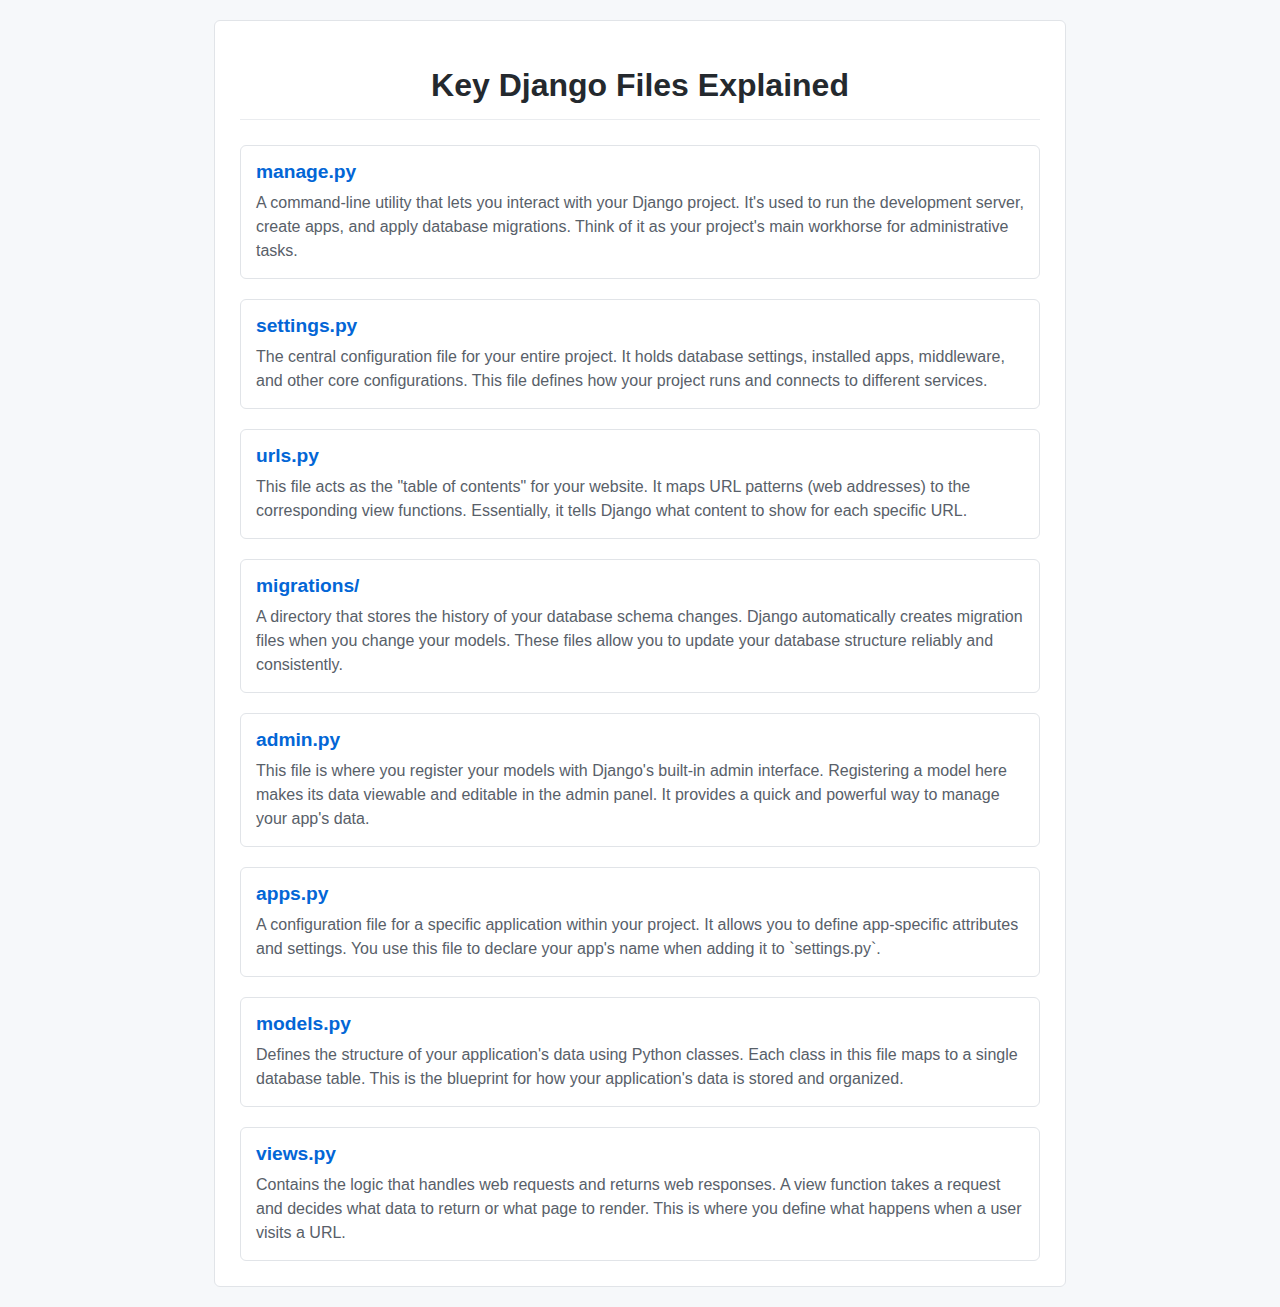
<file: django_file_guide.html>
<!DOCTYPE html>
<html lang="en">
<head>
    <meta charset="UTF-8">
    <meta name="viewport" content="width=device-width, initial-scale=1.0">
    <title>Django File Explanations</title>
</head>
<body style="font-family: -apple-system, BlinkMacSystemFont, 'Segoe UI', Helvetica, Arial, sans-serif, 'Apple Color Emoji', 'Segoe UI Emoji'; background-color: #f6f8fa; margin: 0; padding: 20px;">

    <div style="max-width: 800px; margin: auto; background-color: #ffffff; border: 1px solid #e1e4e8; border-radius: 6px; padding: 25px;">

        <h1 style="text-align: center; border-bottom: 1px solid #eaecef; padding-bottom: 15px; margin-bottom: 25px; color: #24292e;">Key Django Files Explained</h1>

        <div style="margin-bottom: 20px; padding: 15px; border: 1px solid #e1e4e8; border-radius: 6px;">
            <h2 style="margin-top: 0; margin-bottom: 8px; font-size: 1.2em; color: #0366d6;">manage.py</h2>
            <p style="margin: 0; font-size: 1em; color: #586069; line-height: 1.5;">
                A command-line utility that lets you interact with your Django project.
                It's used to run the development server, create apps, and apply database migrations.
                Think of it as your project's main workhorse for administrative tasks.
            </p>
        </div>

        <div style="margin-bottom: 20px; padding: 15px; border: 1px solid #e1e4e8; border-radius: 6px;">
            <h2 style="margin-top: 0; margin-bottom: 8px; font-size: 1.2em; color: #0366d6;">settings.py</h2>
            <p style="margin: 0; font-size: 1em; color: #586069; line-height: 1.5;">
                The central configuration file for your entire project.
                It holds database settings, installed apps, middleware, and other core configurations.
                This file defines how your project runs and connects to different services.
            </p>
        </div>

        <div style="margin-bottom: 20px; padding: 15px; border: 1px solid #e1e4e8; border-radius: 6px;">
            <h2 style="margin-top: 0; margin-bottom: 8px; font-size: 1.2em; color: #0366d6;">urls.py</h2>
            <p style="margin: 0; font-size: 1em; color: #586069; line-height: 1.5;">
                This file acts as the "table of contents" for your website.
                It maps URL patterns (web addresses) to the corresponding view functions.
                Essentially, it tells Django what content to show for each specific URL.
            </p>
        </div>

        <div style="margin-bottom: 20px; padding: 15px; border: 1px solid #e1e4e8; border-radius: 6px;">
            <h2 style="margin-top: 0; margin-bottom: 8px; font-size: 1.2em; color: #0366d6;">migrations/</h2>
            <p style="margin: 0; font-size: 1em; color: #586069; line-height: 1.5;">
                A directory that stores the history of your database schema changes.
                Django automatically creates migration files when you change your models.
                These files allow you to update your database structure reliably and consistently.
            </p>
        </div>

        <div style="margin-bottom: 20px; padding: 15px; border: 1px solid #e1e4e8; border-radius: 6px;">
            <h2 style="margin-top: 0; margin-bottom: 8px; font-size: 1.2em; color: #0366d6;">admin.py</h2>
            <p style="margin: 0; font-size: 1em; color: #586069; line-height: 1.5;">
                This file is where you register your models with Django's built-in admin interface.
                Registering a model here makes its data viewable and editable in the admin panel.
                It provides a quick and powerful way to manage your app's data.
            </p>
        </div>
        
        <div style="margin-bottom: 20px; padding: 15px; border: 1px solid #e1e4e8; border-radius: 6px;">
            <h2 style="margin-top: 0; margin-bottom: 8px; font-size: 1.2em; color: #0366d6;">apps.py</h2>
            <p style="margin: 0; font-size: 1em; color: #586069; line-height: 1.5;">
                A configuration file for a specific application within your project.
                It allows you to define app-specific attributes and settings.
                You use this file to declare your app's name when adding it to `settings.py`.
            </p>
        </div>

        <div style="margin-bottom: 20px; padding: 15px; border: 1px solid #e1e4e8; border-radius: 6px;">
            <h2 style="margin-top: 0; margin-bottom: 8px; font-size: 1.2em; color: #0366d6;">models.py</h2>
            <p style="margin: 0; font-size: 1em; color: #586069; line-height: 1.5;">
                Defines the structure of your application's data using Python classes.
                Each class in this file maps to a single database table.
                This is the blueprint for how your application's data is stored and organized.
            </p>
        </div>

        <div style="padding: 15px; border: 1px solid #e1e4e8; border-radius: 6px;">
            <h2 style="margin-top: 0; margin-bottom: 8px; font-size: 1.2em; color: #0366d6;">views.py</h2>
            <p style="margin: 0; font-size: 1em; color: #586069; line-height: 1.5;">
                Contains the logic that handles web requests and returns web responses.
                A view function takes a request and decides what data to return or what page to render.
                This is where you define what happens when a user visits a URL.
            </p>
        </div>

    </div>

</body>
</html>
</file>
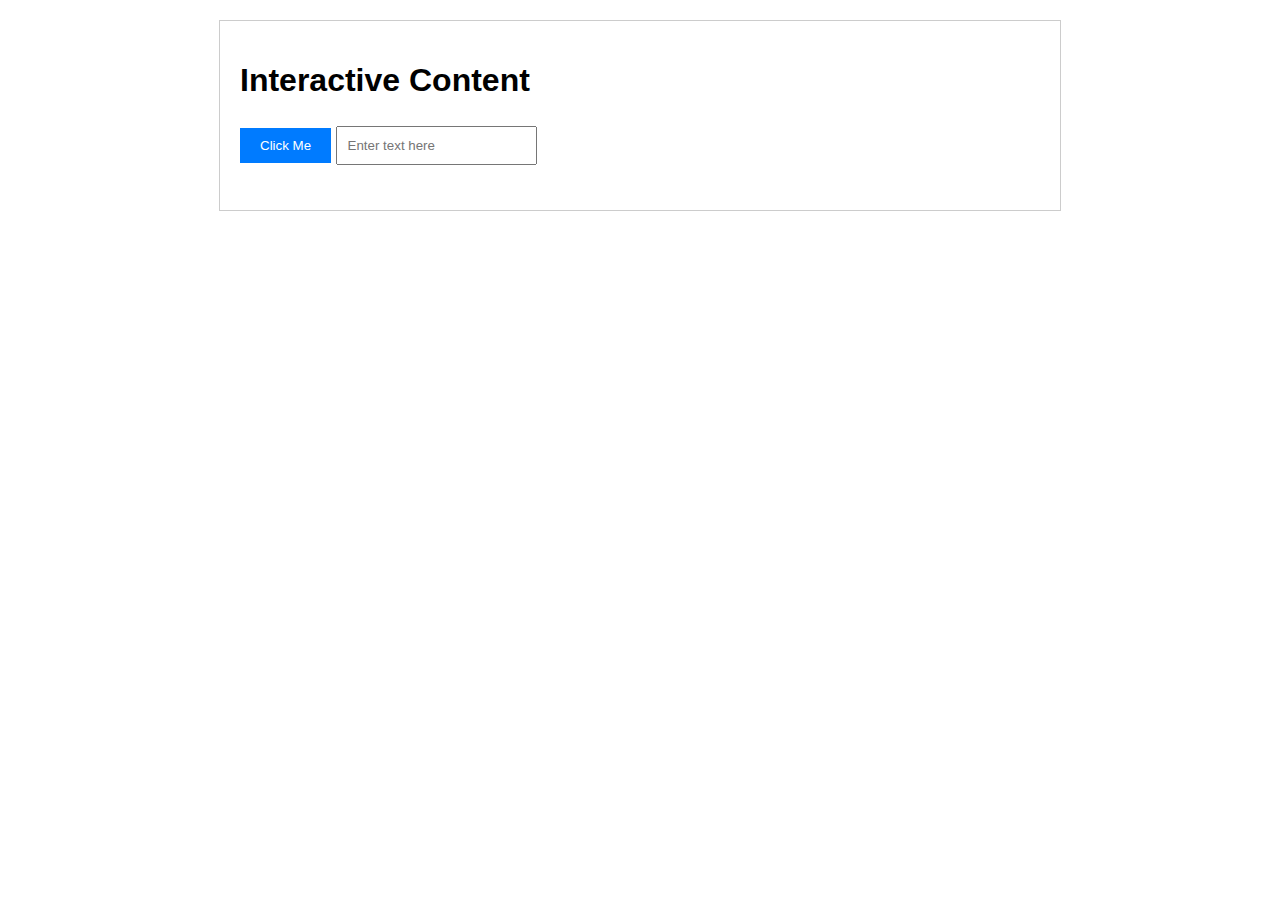
<file: coffee_shop_app/Templates/interactive_page.html>
<!DOCTYPE html>
<html lang="en">
<head>
    <meta charset="UTF-8">
    <meta name="viewport" content="width=device-width, initial-scale=1.0">
    <title>Interactive Page</title>
    <style>
        body {
            font-family: Arial, sans-serif;
            margin: 20px;
        }
        .container {
            max-width: 800px;
            margin: auto;
            padding: 20px;
            border: 1px solid #ccc;
        }
        button {
            padding: 10px 20px;
            background-color: #007bff;
            color: white;
            border: none;
            cursor: pointer;
        }
        input[type="text"] {
            padding: 10px;
            margin: 5px 0;
        }
        #output {
            margin-top: 20px;
            font-weight: bold;
        }
    </style>
</head>
<body>
    <div class="container">
        <h1>Interactive Content</h1>

        <button id="myButton">Click Me</button>

        <input type="text" id="myInput" placeholder="Enter text here">

        <div id="output"></div>
    </div>

    <script>
        document.getElementById("myButton").addEventListener("click", function() {
            alert("Button Clicked!");
        });

        document.getElementById("myInput").addEventListener("input", function() {
            document.getElementById("output").innerText = "You entered: " + this.value;
        });
    </script>
</body>
</html>
</file>
